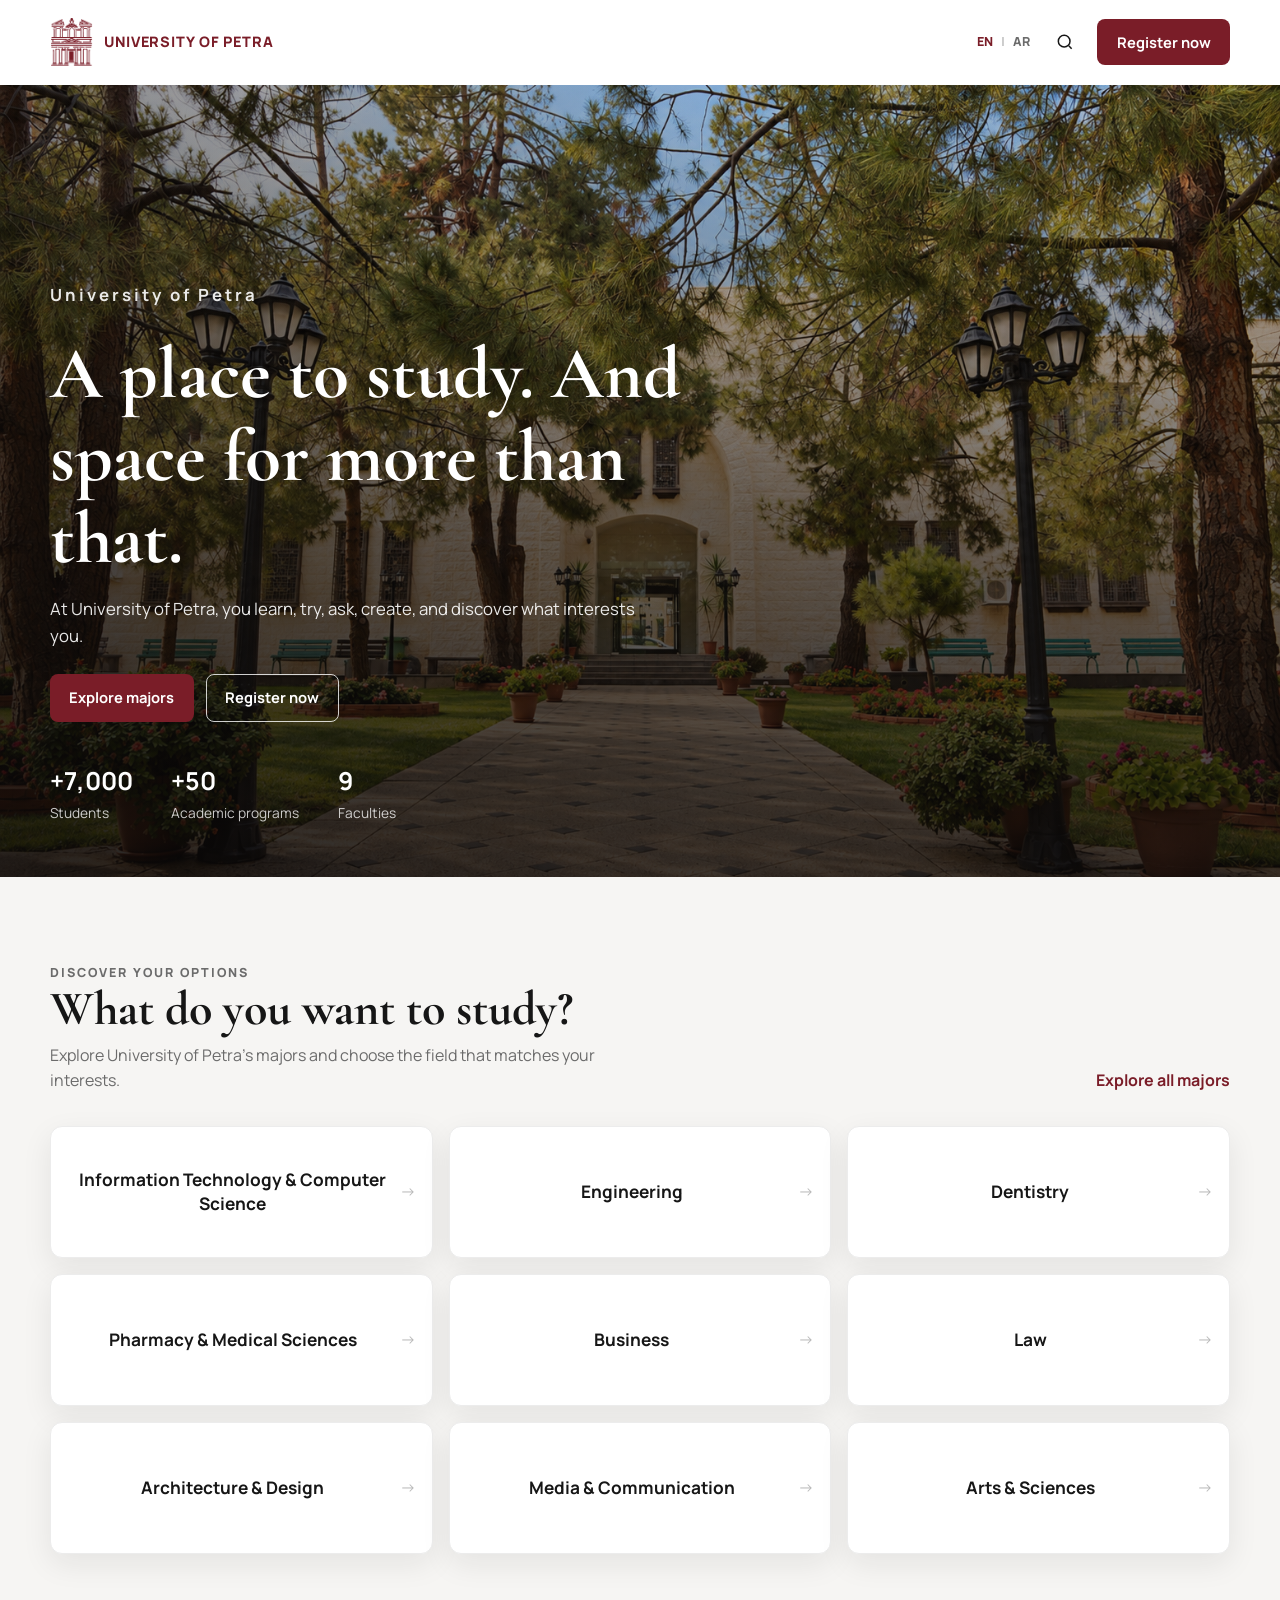
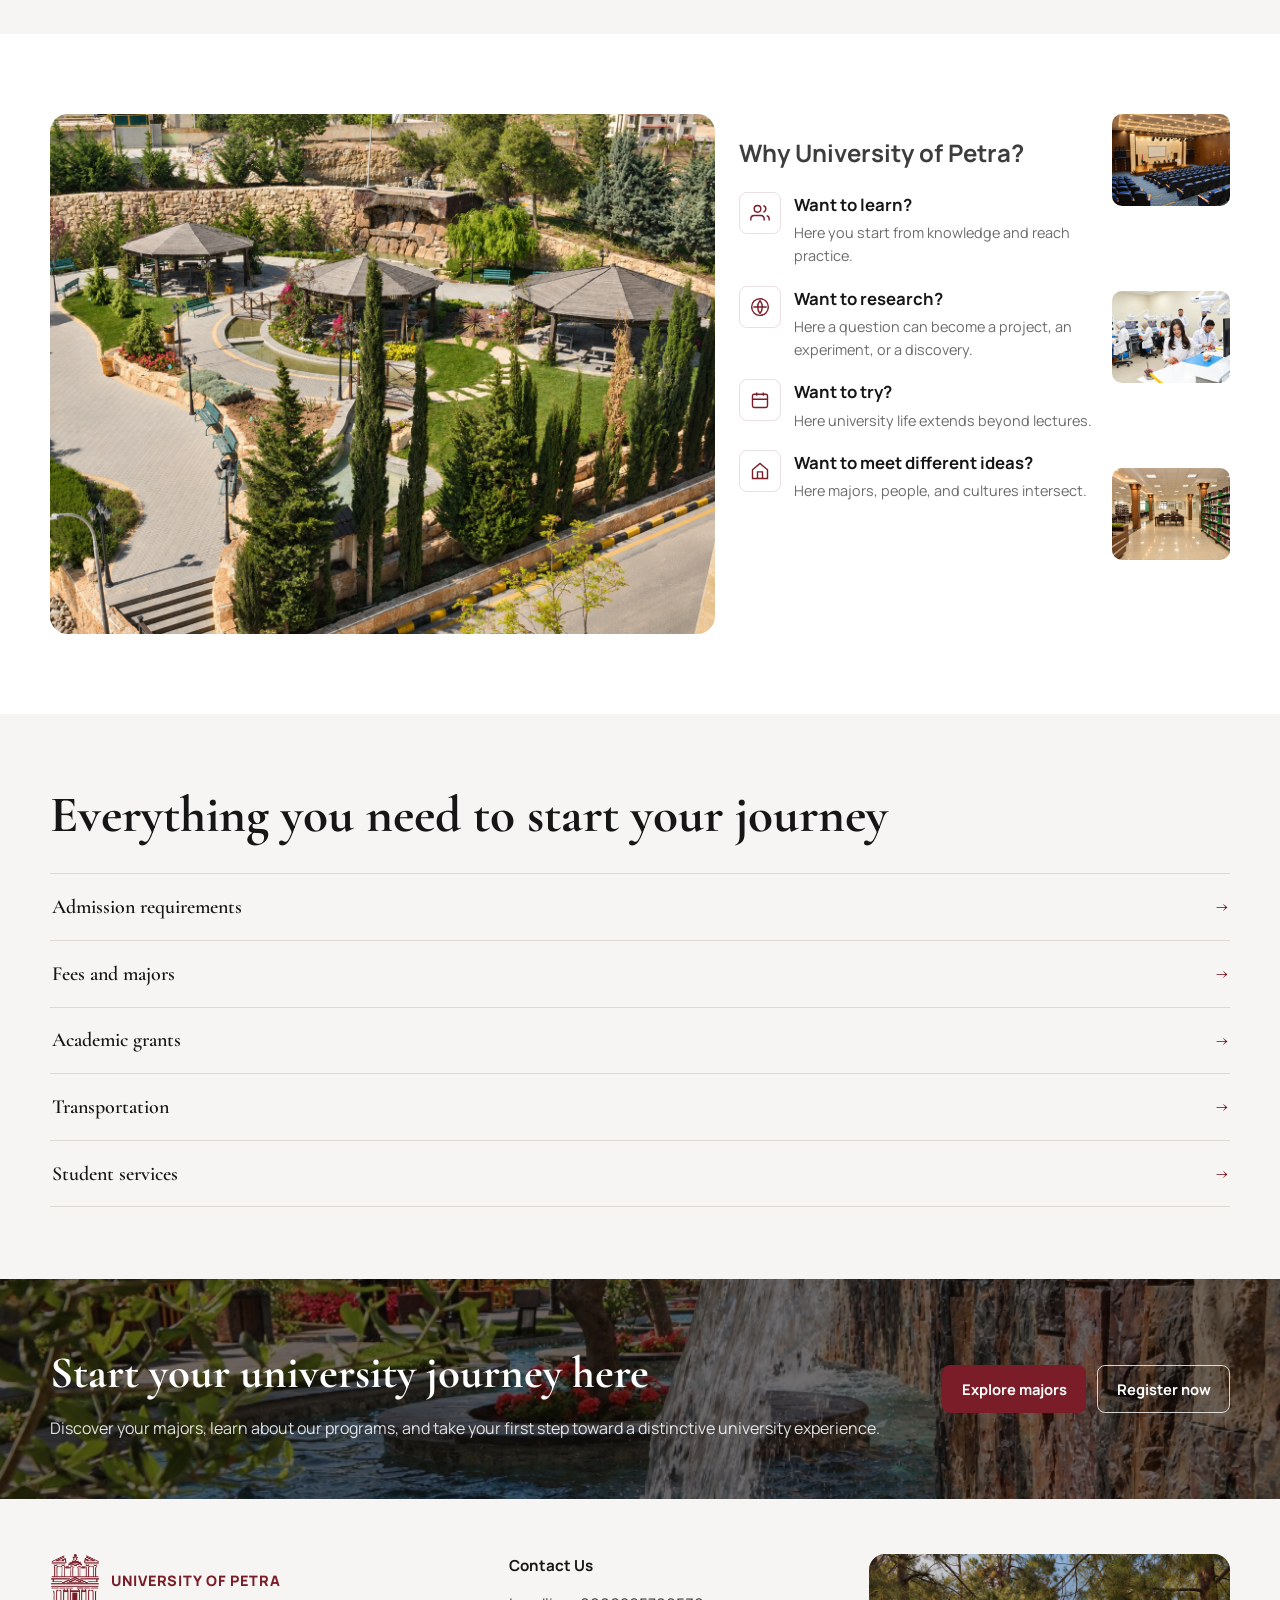
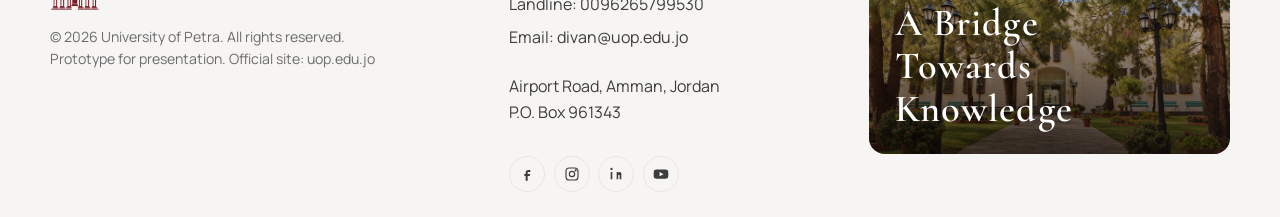
<file: index.html>
<!DOCTYPE html>
<html lang="en">
  <head>
    <meta charset="utf-8" />
    <meta name="viewport" content="width=device-width, initial-scale=1" />
    <title>University of Petra | Majors and Admissions</title>
    <meta
      name="description"
      content="University of Petra in Amman, Jordan is home to 7,000 undergraduate and master's students across nine faculties. Explore programs, admissions, and campus life."
    />
    <link rel="canonical" href="https://www.uop.edu.jo/En/Pages/default.aspx" />
    <link rel="alternate" hreflang="en" href="index.html" />
    <link rel="alternate" hreflang="ar" href="ar/index.html" />
    <link rel="alternate" hreflang="x-default" href="index.html" />
    <meta name="robots" content="index,follow" />
    <meta property="og:type" content="website" />
    <meta property="og:title" content="University of Petra | Your Future Starts Here" />
    <meta
      property="og:description"
      content="A private university in Amman, Jordan with nine faculties, 7,000 students, and a multicultural campus community."
    />
    <meta property="og:url" content="https://www.uop.edu.jo/En/Pages/default.aspx" />
    <meta property="og:image" content="assets/images/main-image.png" />
    <meta property="og:locale" content="en_JO" />
    <meta name="twitter:card" content="summary_large_image" />
    <meta name="twitter:title" content="University of Petra" />
    <meta
      name="twitter:description"
      content="Discover undergraduate and master's programs at University of Petra in Amman, Jordan."
    />
    <link rel="icon" href="assets/images/favicon.png" type="image/png" />
    <link rel="preconnect" href="https://fonts.googleapis.com" />
    <link rel="preconnect" href="https://fonts.gstatic.com" crossorigin />
    <link
      href="https://fonts.googleapis.com/css2?family=Cormorant+Garamond:wght@600;700&family=Great+Vibes&family=Manrope:wght@400;600;700;800&display=swap"
      rel="stylesheet"
    />
    <link rel="stylesheet" href="css/style.css" />
    <script type="application/ld+json">
      {
        "@context": "https://schema.org",
        "@type": "CollegeOrUniversity",
        "name": "University of Petra",
        "alternateName": ["جامعة البترا", "UOP", "Petra University"],
        "url": "https://www.uop.edu.jo/En/Pages/default.aspx",
        "logo": "https://www.uop.edu.jo/assets/images/petra_logoEn.png",
        "email": "info@uop.edu.jo",
        "telephone": "+962-6-5799555",
        "address": {
          "@type": "PostalAddress",
          "streetAddress": "Airport Road",
          "addressLocality": "Amman",
          "addressCountry": "JO",
          "postOfficeBoxNumber": "961343"
        },
        "sameAs": [
          "https://www.facebook.com/uopface",
          "https://www.instagram.com/petra.university/",
          "https://www.linkedin.com/school/universityofpetra/",
          "https://www.youtube.com/channel/UCcmWMT3PYpx-qpSswsHRiRg",
          "https://twitter.com/petrauniversity"
        ]
      }
    </script>
  </head>
  <body>
    <a class="skip-link" href="#main">Skip to content</a>
    <header class="site-header">
      <div class="header-inner">
        <a class="brand" href="index.html" aria-label="University of Petra">
          <img class="brand__mark" src="assets/images/uop-mark.png" width="43" height="48" alt="" />
          <span class="brand__name">University of Petra</span>
        </a>
        <nav class="primary-nav" id="primary-nav" aria-label="Primary">
          <ul>
            <li class="nav-apply"><a class="btn btn--primary" href="https://edugate.uop.edu.jo/faces/ui/pages/guest/admissionOnline/index.xhtml" rel="noopener noreferrer">Register now</a></li>
          </ul>
        </nav>
        <div class="header-actions">
          <nav class="lang-switch" aria-label="Language">
            <a href="index.html" hreflang="en" aria-current="true">EN</a>
            <span aria-hidden="true">|</span>
            <a href="ar/index.html" hreflang="ar" lang="ar">AR</a>
          </nav>
          <button class="icon-btn" type="button" data-open-search aria-haspopup="dialog" aria-controls="search-dialog">
            <span class="visually-hidden">Search</span>
            <svg viewBox="0 0 24 24" fill="none" stroke="currentColor" stroke-width="1.8" aria-hidden="true"><circle cx="11" cy="11" r="7"/><path d="m20 20-3.5-3.5"/></svg>
          </button>
          <a class="btn btn--primary" href="https://edugate.uop.edu.jo/faces/ui/pages/guest/admissionOnline/index.xhtml" rel="noopener noreferrer">Register now</a>
          <button class="nav-toggle" type="button" aria-expanded="false" aria-controls="primary-nav" aria-label="Open menu">
            <span></span>
          </button>
        </div>
      </div>
    </header>

    <main id="main">
      <section class="hero">
        <div class="hero__media">
          <img
            src="assets/images/main-image.png"
            width="1600"
            height="900"
            alt="Students gathering on the stone amphitheater steps of the University of Petra campus in Amman"
            fetchpriority="high"
          />
        </div>
        <div class="container hero__content">
          <p class="hero__kicker">University of Petra</p>
          <h1>A place to study. And space for more than that.</h1>
          <p>
            At University of Petra, you learn, try, ask, create, and discover what interests you.
          </p>
          <div class="hero__actions">
            <a class="btn btn--primary" href="https://www.uop.edu.jo/En/AdmissionsAndRegistration/Pages/AllCourses.aspx" rel="noopener noreferrer">Explore majors</a>
            <a class="btn btn--ghost" href="https://edugate.uop.edu.jo/faces/ui/pages/guest/admissionOnline/index.xhtml" rel="noopener noreferrer">Register now</a>
          </div>
          <div class="hero__stats">
            <div><strong>+7,000</strong><span>Students</span></div>
            <div><strong>+50</strong><span>Academic programs</span></div>
            <div><strong>9</strong><span>Faculties</span></div>
          </div>
        </div>
      </section>

      <section class="section section--wash" id="programs">
        <div class="container">
          <div class="section-head">
            <div>
              <p class="eyebrow">Discover your options</p>
              <h2>What do you want to study?</h2>
              <p>Explore University of Petra’s majors and choose the field that matches your interests.</p>
            </div>
            <a class="text-link" href="https://www.uop.edu.jo/en/pages/default.aspx" rel="noopener noreferrer">Explore all majors</a>
          </div>
          <div class="interest-grid" data-faculty-grid>
            <noscript>
              <p><a href="https://www.uop.edu.jo/en/pages/default.aspx" rel="noopener noreferrer">View all faculties and programs</a></p>
            </noscript>
          </div>
        </div>
      </section>

      <section class="section" id="campus">
        <div class="container campus">
          <article class="campus-feature">
            <img src="assets/images/why-uop-main.png" width="900" height="700" alt="Stone pavilion and courtyard seating on the University of Petra campus" loading="lazy" />
          </article>
          <div class="campus-aside">
            <div>
              <h2>Why University of Petra?</h2>
              <ul class="life-list">
              <li>
                <a href="https://www.uop.edu.jo/En/AdmissionsAndRegistration/Pages/AllCourses.aspx" rel="noopener noreferrer">
                  <span class="life-icon"><svg viewBox="0 0 24 24" fill="none" stroke="currentColor" stroke-width="1.7"><path d="M17 21v-2a4 4 0 0 0-4-4H5a4 4 0 0 0-4 4v2"/><circle cx="9" cy="7" r="4"/><path d="M23 21v-2a4 4 0 0 0-3-3.87M16 3.13a4 4 0 0 1 0 7.75"/></svg></span>
                  <span>
                    <h3>Want to learn?</h3>
                    <p>Here you start from knowledge and reach practice.</p>
                  </span>
                </a>
              </li>
              <li>
                <a href="https://www.uop.edu.jo/En/UOPResearch/Pages/default.aspx" rel="noopener noreferrer">
                  <span class="life-icon"><svg viewBox="0 0 24 24" fill="none" stroke="currentColor" stroke-width="1.7"><circle cx="12" cy="12" r="10"/><path d="M4 12h16M12 4a14 14 0 0 1 0 16M12 4a14 14 0 0 0 0 16"/></svg></span>
                  <span>
                    <h3>Want to research?</h3>
                    <p>Here a question can become a project, an experiment, or a discovery.</p>
                  </span>
                </a>
              </li>
              <li>
                <a href="https://www.uop.edu.jo/En/StudentsAffairs/Pages/ArtisticCulturalSocialActivityDepartment.aspx" rel="noopener noreferrer">
                  <span class="life-icon"><svg viewBox="0 0 24 24" fill="none" stroke="currentColor" stroke-width="1.7"><rect x="3" y="5" width="18" height="16" rx="2"/><path d="M16 3v4M8 3v4M3 11h18"/></svg></span>
                  <span>
                    <h3>Want to try?</h3>
                    <p>Here university life extends beyond lectures.</p>
                  </span>
                </a>
              </li>
              <li>
                <a href="https://www.uop.edu.jo/En/StudentsAffairs/Pages/StudentClubs.aspx" rel="noopener noreferrer">
                  <span class="life-icon"><svg viewBox="0 0 24 24" fill="none" stroke="currentColor" stroke-width="1.7"><path d="M3 10.5 12 3l9 7.5V21H3z"/><path d="M9 21v-8h6v8"/></svg></span>
                  <span>
                    <h3>Want to meet different ideas?</h3>
                    <p>Here majors, people, and cultures intersect.</p>
                  </span>
                </a>
              </li>
            </ul>
            </div>
            <div class="life-thumbs">
              <img src="assets/images/why-uop-1.png" width="236" height="184" alt="Campus pavilion used by students between classes" loading="lazy" />
              <img src="assets/images/why-uop-2.png" width="236" height="184" alt="University of Petra buses and landscaped campus near the clock tower" loading="lazy" />
              <img src="assets/images/why-uop-3.png" width="236" height="184" alt="Landscaped courtyard and amphitheater used for campus gatherings" loading="lazy" />
            </div>
          </div>
        </div>
      </section>

      <section class="specific" id="specific" aria-labelledby="specific-heading">
        <div class="container">
          <h2 id="specific-heading">Everything you need to start your journey</h2>
          <ul class="specific-list">
            <li>
              <a href="https://uop.edu.jo/En/AdmissionsAndRegistration/Pages/AdmissionRequirements.aspx" rel="noopener noreferrer">
                <span>Admission requirements</span>
                <span class="specific-list__arrow" aria-hidden="true">→</span>
              </a>
            </li>
            <li>
              <a href="https://uop.edu.jo/En/AdmissionsAndRegistration/Pages/UniversityMajor.aspx" rel="noopener noreferrer">
                <span>Fees and majors</span>
                <span class="specific-list__arrow" aria-hidden="true">→</span>
              </a>
            </li>
            <li>
              <a href="https://uop.edu.jo/En/AdmissionsAndRegistration/Pages/AcademicGrants.aspx" rel="noopener noreferrer">
                <span>Academic grants</span>
                <span class="specific-list__arrow" aria-hidden="true">→</span>
              </a>
            </li>
            <li>
              <a href="https://www.uop.edu.jo/en/generalservicesdepartment/pages/transportation.aspx" rel="noopener noreferrer">
                <span>Transportation</span>
                <span class="specific-list__arrow" aria-hidden="true">→</span>
              </a>
            </li>
            <li>
              <a href="https://www.uop.edu.jo/En/StudentsAffairs/Pages/default.aspx" rel="noopener noreferrer">
                <span>Student services</span>
                <span class="specific-list__arrow" aria-hidden="true">→</span>
              </a>
            </li>
          </ul>
        </div>
      </section>

      <section class="cta">
        <img src="assets/images/cta-image.jpg" width="1600" height="500" alt="Garden walkway and water feature on the University of Petra campus" loading="lazy" />
        <div class="cta-inner">
          <div>
            <h2>Start your university journey here</h2>
            <p>Discover your majors, learn about our programs, and take your first step toward a distinctive university experience.</p>
          </div>
          <div class="cta__actions">
            <a class="btn btn--on-dark" href="https://www.uop.edu.jo/En/AdmissionsAndRegistration/Pages/AllCourses.aspx" rel="noopener noreferrer">Explore majors</a>
            <a class="btn btn--ghost" href="https://edugate.uop.edu.jo/faces/ui/pages/guest/admissionOnline/index.xhtml" rel="noopener noreferrer">Register now</a>
          </div>
        </div>
      </section>
    </main>

    <footer class="site-footer">
      <div class="container footer-grid">
        <div>
          <a class="brand" href="index.html" aria-label="University of Petra">
            <img class="brand__mark" src="assets/images/uop-mark.png" width="43" height="48" alt="" />
            <span class="brand__name">University of Petra</span>
          </a>
          <p class="footer-copy">© <span data-year>2026</span> University of Petra. All rights reserved.<br />Prototype for presentation. Official site: uop.edu.jo</p>
        </div>
        <div>
          <h2>Contact Us</h2>
          <div class="contact-list">
            <a href="tel:+96265799530">Landline: 0096265799530</a>
            <a href="mailto:divan@uop.edu.jo">Email: divan@uop.edu.jo</a>
            <p>Airport Road, Amman, Jordan<br />P.O. Box 961343</p>
          </div>
          <div class="social">
            <a href="https://www.facebook.com/uopface" rel="noopener noreferrer" aria-label="Facebook"><svg viewBox="0 0 24 24" fill="currentColor"><path d="M14 9h3V6h-3c-2.2 0-4 1.8-4 4v2H8v3h2v7h3v-7h3l1-3h-4v-2c0-.6.4-1 1-1z"/></svg></a>
            <a href="https://www.instagram.com/petra.university/" rel="noopener noreferrer" aria-label="Instagram"><svg viewBox="0 0 24 24" fill="none" stroke="currentColor" stroke-width="1.7"><rect x="3" y="3" width="18" height="18" rx="5"/><circle cx="12" cy="12" r="4"/><circle cx="17.5" cy="6.5" r="0.8" fill="currentColor"/></svg></a>
            <a href="https://www.linkedin.com/school/universityofpetra/" rel="noopener noreferrer" aria-label="LinkedIn"><svg viewBox="0 0 24 24" fill="currentColor"><path d="M6.5 9H4v11h2.5zm-1.25-6.2A1.75 1.75 0 1 0 6.99 4.6 1.75 1.75 0 0 0 5.25 2.8zM20 20h-2.5v-5.6c0-1.9-2.2-1.8-2.2 0V20H13V9h2.4v1.5c1.1-2 4.6-2.2 4.6 1.9z"/></svg></a>
            <a href="https://www.youtube.com/channel/UCcmWMT3PYpx-qpSswsHRiRg" rel="noopener noreferrer" aria-label="YouTube"><svg viewBox="0 0 24 24" fill="currentColor"><path d="M23 12.2s0-3.2-.4-4.6c-.2-.9-.9-1.6-1.8-1.8C19.2 5.4 12 5.4 12 5.4s-7.2 0-8.8.4c-.9.2-1.6.9-1.8 1.8C1 9 1 12.2 1 12.2s0 3.2.4 4.6c.2.9.9 1.6 1.8 1.8 1.6.4 8.8.4 8.8.4s7.2 0 8.8-.4c.9-.2 1.6-.9 1.8-1.8.4-1.4.4-4.6.4-4.6zM9.8 15.5v-6.6l6.2 3.3z"/></svg></a>
          </div>
        </div>
        <div class="footer-motto">
          <img src="assets/images/main-image.png" alt="" loading="lazy" />
          <p>A Bridge Towards Knowledge</p>
        </div>
      </div>
    </footer>

    <dialog id="search-dialog" aria-labelledby="search-title">
      <div class="dialog-body">
        <div class="dialog-head">
          <h2 id="search-title">Search</h2>
          <button class="icon-btn" type="button" data-close-dialog aria-label="Close search">×</button>
        </div>
        <label class="visually-hidden" for="site-search">Search the site</label>
        <input id="site-search" type="search" placeholder="Search faculties, admissions, campus..." />
        <div id="search-results"></div>
      </div>
    </dialog>

    <dialog id="video-dialog" aria-labelledby="video-title">
      <div class="dialog-body">
        <div class="dialog-head">
          <h2 id="video-title">University of Petra on YouTube</h2>
          <button class="icon-btn" type="button" data-close-dialog aria-label="Close">×</button>
        </div>
        <div class="video-frame">
          <p>
            Watch official university videos on the
            <a href="https://www.youtube.com/channel/UCcmWMT3PYpx-qpSswsHRiRg" rel="noopener noreferrer">University of Petra YouTube channel</a>.
          </p>
        </div>
      </div>
    </dialog>

    <script src="js/data.js" defer></script>
    <script src="js/main.js" defer></script>
  </body>
</html>
</file>
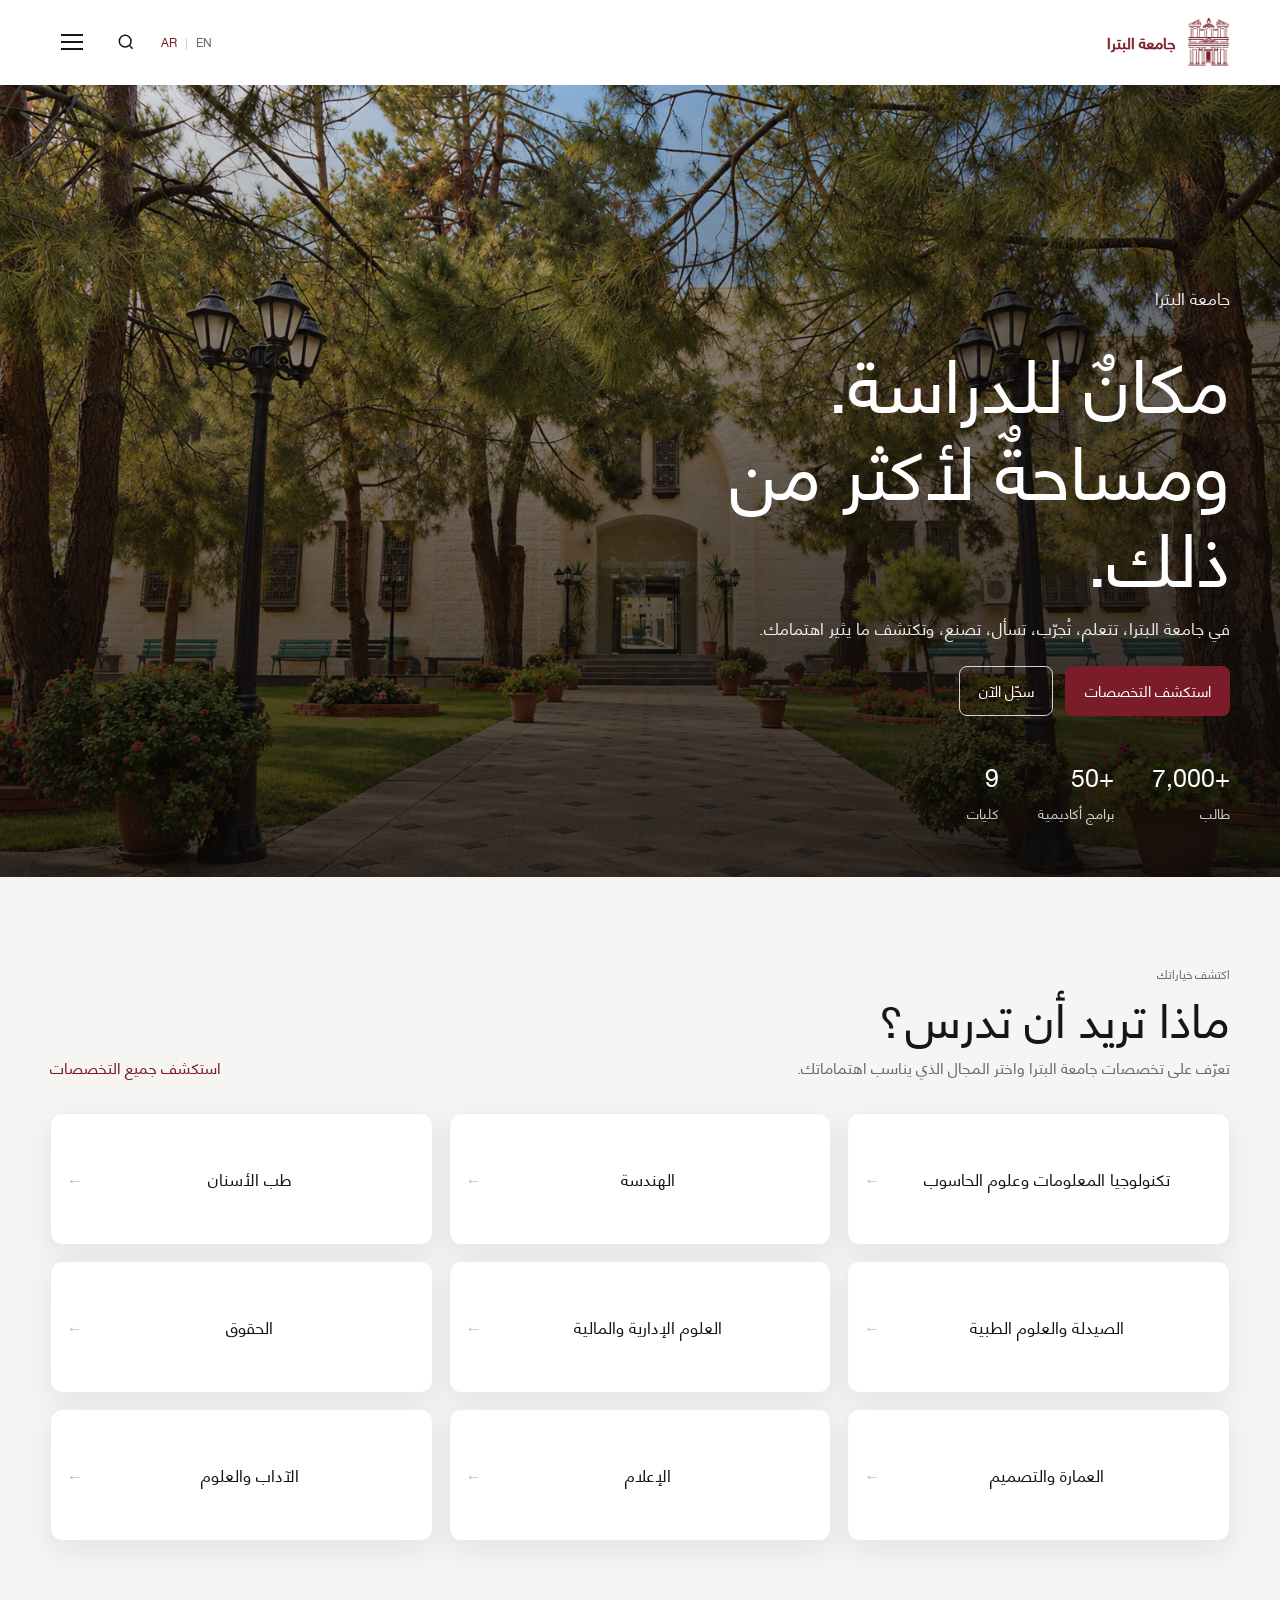
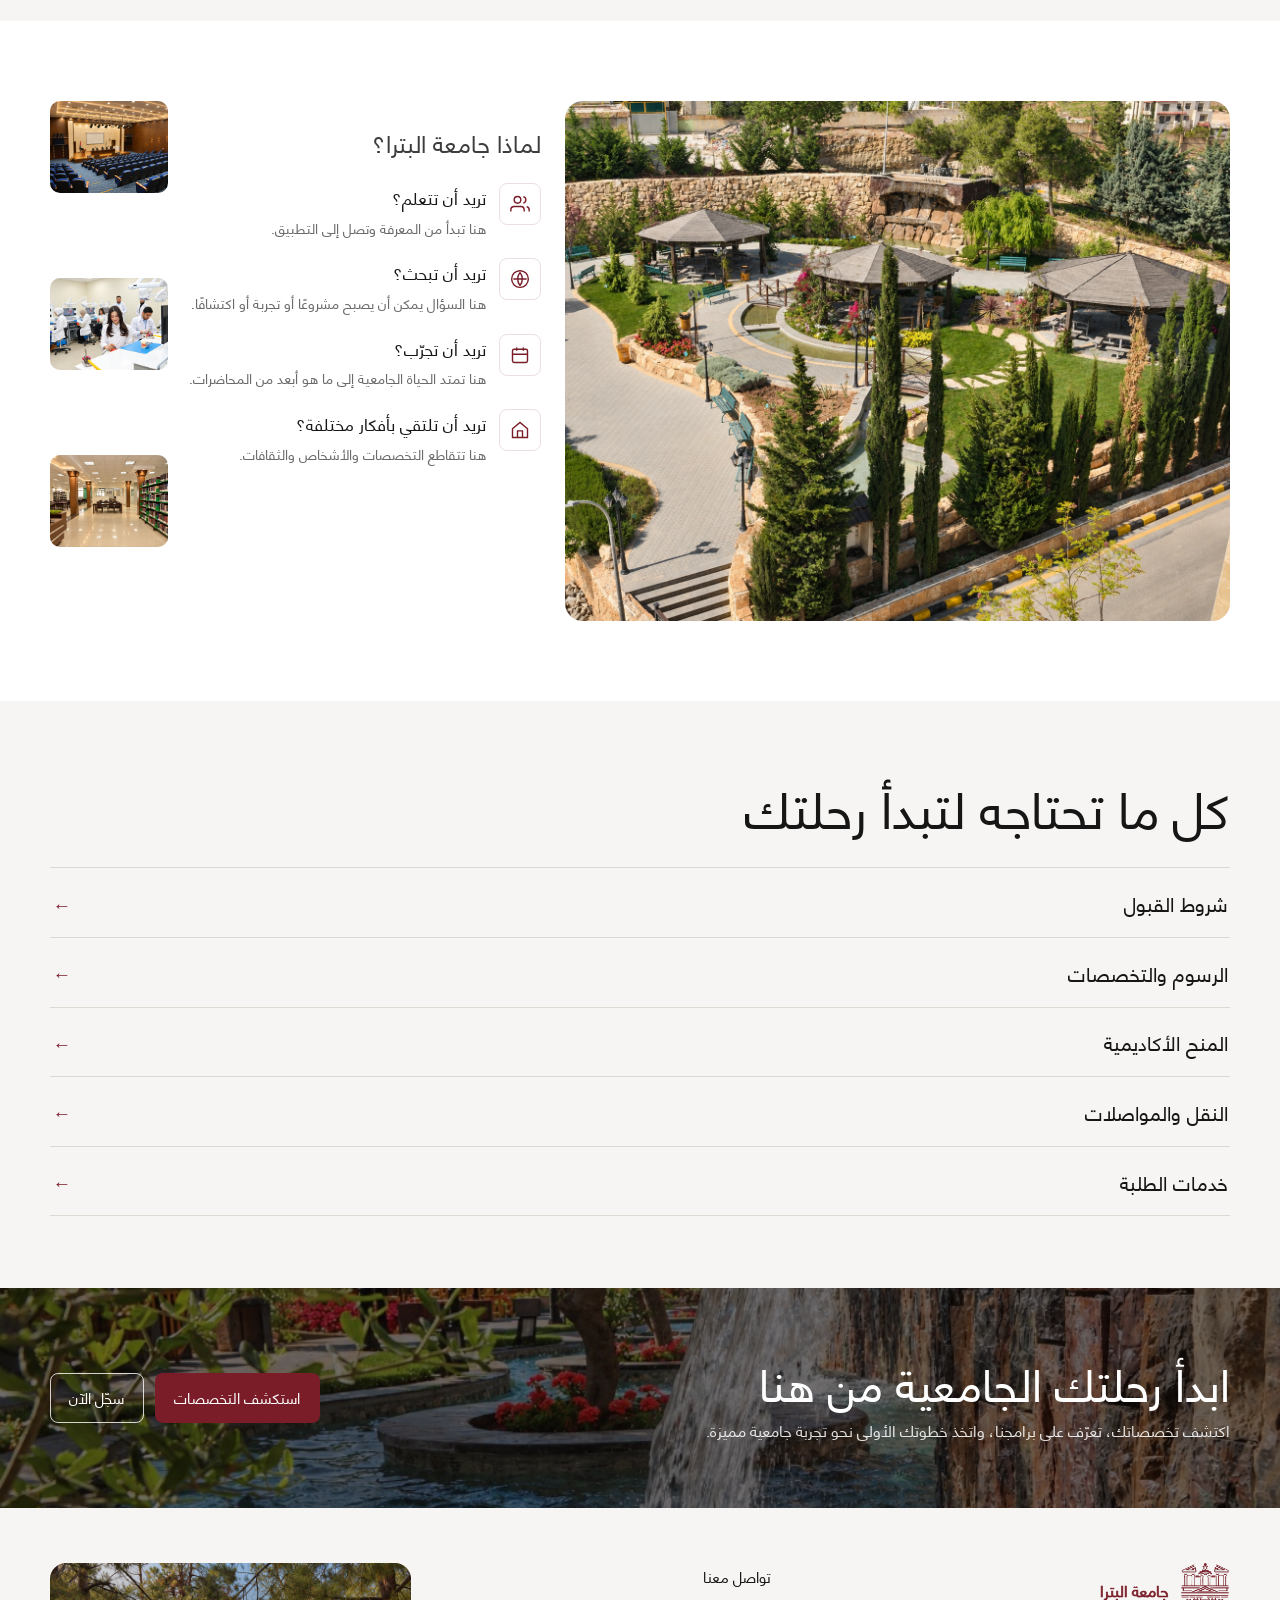
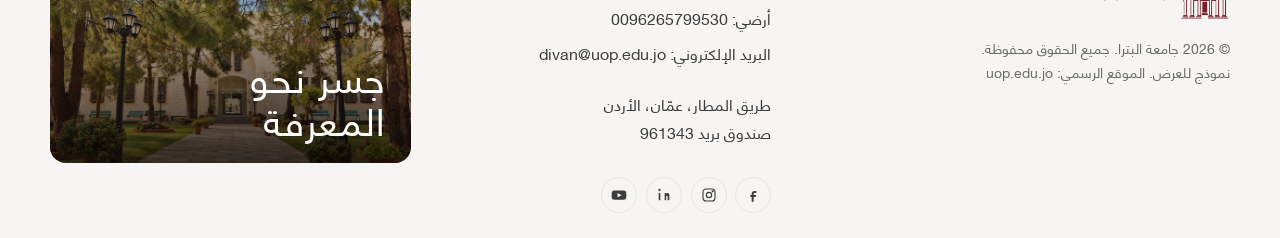
<file: ar/index.html>
<!DOCTYPE html>
<html lang="ar" dir="rtl">
  <head>
    <meta charset="utf-8" />
    <meta name="viewport" content="width=device-width, initial-scale=1" />
    <title>جامعة البترا | التخصصات والقبول</title>
    <meta
      name="description"
      content="جامعة البترا في عمّان الغربية تضم نحو 7000 طالب وطالبة في برامج البكالوريوس والماجستير عبر تسع كليات. تعرّف إلى البرامج الأكاديمية والقبول والتسجيل والحياة الجامعية."
    />
    <link rel="canonical" href="https://www.uop.edu.jo/Ar/Pages/default.aspx" />
    <link rel="alternate" hreflang="ar" href="index.html" />
    <link rel="alternate" hreflang="en" href="../index.html" />
    <link rel="alternate" hreflang="x-default" href="../index.html" />
    <meta name="robots" content="index,follow" />
    <meta property="og:type" content="website" />
    <meta property="og:title" content="جامعة البترا | مستقبلك يبدأ من هنا" />
    <meta
      property="og:description"
      content="جامعة خاصة في عمّان، الأردن، تضم تسع كليات ونحو 7000 طالب وطالبة في بيئة جامعية متعددة الثقافات."
    />
    <meta property="og:url" content="https://www.uop.edu.jo/Ar/Pages/default.aspx" />
    <meta property="og:image" content="../assets/images/main-image.png" />
    <meta property="og:locale" content="ar_JO" />
    <meta property="og:locale:alternate" content="en_JO" />
    <meta name="twitter:card" content="summary_large_image" />
    <meta name="twitter:title" content="جامعة البترا" />
    <meta
      name="twitter:description"
      content="اكتشف برامج البكالوريوس والماجستير في جامعة البترا في عمّان، الأردن."
    />
    <link rel="icon" href="../assets/images/favicon.png" type="image/png" />
    <link rel="stylesheet" href="../css/style.css" />
    <script type="application/ld+json">
      {
        "@context": "https://schema.org",
        "@type": "CollegeOrUniversity",
        "name": "جامعة البترا",
        "alternateName": ["University of Petra", "UOP", "Petra University"],
        "url": "https://www.uop.edu.jo/Ar/Pages/default.aspx",
        "logo": "https://www.uop.edu.jo/assets/images/petra_logoEn.png",
        "email": "info@uop.edu.jo",
        "telephone": "+962-6-5799555",
        "address": {
          "@type": "PostalAddress",
          "streetAddress": "طريق المطار",
          "addressLocality": "عمّان",
          "addressCountry": "JO",
          "postOfficeBoxNumber": "961343"
        },
        "sameAs": [
          "https://www.facebook.com/uopface",
          "https://www.instagram.com/petra.university/",
          "https://www.linkedin.com/school/universityofpetra/",
          "https://www.youtube.com/channel/UCcmWMT3PYpx-qpSswsHRiRg",
          "https://twitter.com/petrauniversity"
        ]
      }
    </script>
  </head>
  <body>
    <a class="skip-link" href="#main">تخطَّ إلى المحتوى</a>
    <header class="site-header">
      <div class="header-inner">
        <a class="brand" href="index.html" aria-label="جامعة البترا">
          <img class="brand__mark" src="../assets/images/uop-mark-ar.png" width="43" height="48" alt="" />
          <span class="brand__name">جامعة البترا</span>
        </a>
        <nav class="primary-nav" id="primary-nav" aria-label="القائمة الرئيسية">
          <ul>
            <li class="nav-apply"><a class="btn btn--primary" href="https://edugate.uop.edu.jo/faces/ui/pages/guest/admissionOnline/index.xhtml" rel="noopener noreferrer">سجّل الآن</a></li>
          </ul>
        </nav>
        <div class="header-actions">
          <nav class="lang-switch" aria-label="اللغة">
            <a href="../index.html" hreflang="en" lang="en">EN</a>
            <span aria-hidden="true">|</span>
            <a href="index.html" hreflang="ar" aria-current="true">AR</a>
          </nav>
          <button class="icon-btn" type="button" data-open-search aria-haspopup="dialog" aria-controls="search-dialog">
            <span class="visually-hidden">بحث</span>
            <svg viewBox="0 0 24 24" fill="none" stroke="currentColor" stroke-width="1.8" aria-hidden="true"><circle cx="11" cy="11" r="7"/><path d="m20 20-3.5-3.5"/></svg>
          </button>
          <a class="btn btn--primary" href="https://edugate.uop.edu.jo/faces/ui/pages/guest/admissionOnline/index.xhtml" rel="noopener noreferrer">سجّل الآن</a>
          <button class="nav-toggle" type="button" aria-expanded="false" aria-controls="primary-nav" aria-label="فتح القائمة">
            <span></span>
          </button>
        </div>
      </div>
    </header>

    <main id="main">
      <section class="hero">
        <div class="hero__media">
          <img
            src="../assets/images/main-image.png"
            width="1600"
            height="900"
            alt="طلبة يجتمعون على مدرّج حجري في حرم جامعة البترا في عمّان"
            fetchpriority="high"
          />
        </div>
        <div class="container hero__content">
          <p class="hero__kicker">جامعة البترا</p>
          <h1>مكانٌ للدراسة. ومساحةٌ لأكثر من ذلك.</h1>
          <p>
            في جامعة البترا، تتعلم، تُجرّب، تسأل، تصنع، وتكتشف ما يثير اهتمامك.
          </p>
          <div class="hero__actions">
            <a class="btn btn--primary" href="https://www.uop.edu.jo/Ar/AdmissionsAndRegistration/Pages/AllCourses.aspx" rel="noopener noreferrer">استكشف التخصصات</a>
            <a class="btn btn--ghost" href="https://edugate.uop.edu.jo/faces/ui/pages/guest/admissionOnline/index.xhtml" rel="noopener noreferrer">سجّل الآن</a>
          </div>
          <div class="hero__stats">
            <div><strong>+7,000</strong><span>طالب</span></div>
            <div><strong>+50</strong><span>برامج أكاديمية</span></div>
            <div><strong>9</strong><span>كليات</span></div>
          </div>
        </div>
      </section>

      <section class="section section--wash" id="programs">
        <div class="container">
          <div class="section-head">
            <div>
              <p class="eyebrow">اكتشف خياراتك</p>
              <h2>ماذا تريد أن تدرس؟</h2>
              <p>تعرّف على تخصصات جامعة البترا واختر المجال الذي يناسب اهتماماتك.</p>
            </div>
            <a class="text-link" href="https://www.uop.edu.jo/ar/pages/default.aspx" rel="noopener noreferrer">استكشف جميع التخصصات</a>
          </div>
          <div class="interest-grid" data-faculty-grid>
            <noscript>
              <p><a href="https://www.uop.edu.jo/ar/pages/default.aspx" rel="noopener noreferrer">عرض جميع الكليات والبرامج</a></p>
            </noscript>
          </div>
        </div>
      </section>

      <section class="section" id="campus">
        <div class="container campus">
          <article class="campus-feature">
            <img src="../assets/images/why-uop-main.png" width="900" height="700" alt="جناح حجري ومقاعد في ساحة حرم جامعة البترا" loading="lazy" />
          </article>
          <div class="campus-aside">
            <div>
              <h2>لماذا جامعة البترا؟</h2>
              <ul class="life-list">
              <li>
                <a href="https://www.uop.edu.jo/Ar/AdmissionsAndRegistration/Pages/AllCourses.aspx" rel="noopener noreferrer">
                  <span class="life-icon"><svg viewBox="0 0 24 24" fill="none" stroke="currentColor" stroke-width="1.7"><path d="M17 21v-2a4 4 0 0 0-4-4H5a4 4 0 0 0-4 4v2"/><circle cx="9" cy="7" r="4"/><path d="M23 21v-2a4 4 0 0 0-3-3.87M16 3.13a4 4 0 0 1 0 7.75"/></svg></span>
                  <span>
                    <h3>تريد أن تتعلم؟</h3>
                    <p>هنا تبدأ من المعرفة وتصل إلى التطبيق.</p>
                  </span>
                </a>
              </li>
              <li>
                <a href="https://www.uop.edu.jo/Ar/UOPResearch/Pages/default.aspx" rel="noopener noreferrer">
                  <span class="life-icon"><svg viewBox="0 0 24 24" fill="none" stroke="currentColor" stroke-width="1.7"><circle cx="12" cy="12" r="10"/><path d="M4 12h16M12 4a14 14 0 0 1 0 16M12 4a14 14 0 0 0 0 16"/></svg></span>
                  <span>
                    <h3>تريد أن تبحث؟</h3>
                    <p>هنا السؤال يمكن أن يصبح مشروعًا أو تجربة أو اكتشافًا.</p>
                  </span>
                </a>
              </li>
              <li>
                <a href="https://www.uop.edu.jo/Ar/StudentsAffairs/Pages/ArtisticCulturalSocialActivityDepartment.aspx" rel="noopener noreferrer">
                  <span class="life-icon"><svg viewBox="0 0 24 24" fill="none" stroke="currentColor" stroke-width="1.7"><rect x="3" y="5" width="18" height="16" rx="2"/><path d="M16 3v4M8 3v4M3 11h18"/></svg></span>
                  <span>
                    <h3>تريد أن تجرّب؟</h3>
                    <p>هنا تمتد الحياة الجامعية إلى ما هو أبعد من المحاضرات.</p>
                  </span>
                </a>
              </li>
              <li>
                <a href="https://www.uop.edu.jo/Ar/StudentsAffairs/Pages/StudentClubs.aspx" rel="noopener noreferrer">
                  <span class="life-icon"><svg viewBox="0 0 24 24" fill="none" stroke="currentColor" stroke-width="1.7"><path d="M3 10.5 12 3l9 7.5V21H3z"/><path d="M9 21v-8h6v8"/></svg></span>
                  <span>
                    <h3>تريد أن تلتقي بأفكار مختلفة؟</h3>
                    <p>هنا تتقاطع التخصصات والأشخاص والثقافات.</p>
                  </span>
                </a>
              </li>
            </ul>
            </div>
            <div class="life-thumbs">
              <img src="../assets/images/why-uop-1.png" width="236" height="184" alt="جناح في الحرم يستخدمه الطلبة بين المحاضرات" loading="lazy" />
              <img src="../assets/images/why-uop-2.png" width="236" height="184" alt="حافلات جامعة البترا ومساحات خضراء قرب برج الساعة" loading="lazy" />
              <img src="../assets/images/why-uop-3.png" width="236" height="184" alt="ساحة ومدرج في حرم جامعة البترا للتجمعات الطلابية" loading="lazy" />
            </div>
          </div>
        </div>
      </section>

      <section class="specific" id="specific" aria-labelledby="specific-heading">
        <div class="container">
          <h2 id="specific-heading">كل ما تحتاجه لتبدأ رحلتك</h2>
          <ul class="specific-list">
            <li>
              <a href="https://uop.edu.jo/Ar/AdmissionsAndRegistration/Pages/AdmissionRequirements.aspx" rel="noopener noreferrer">
                <span>شروط القبول</span>
                <span class="specific-list__arrow" aria-hidden="true">←</span>
              </a>
            </li>
            <li>
              <a href="https://uop.edu.jo/En/AdmissionsAndRegistration/Pages/UniversityMajor.aspx" rel="noopener noreferrer">
                <span>الرسوم والتخصصات</span>
                <span class="specific-list__arrow" aria-hidden="true">←</span>
              </a>
            </li>
            <li>
              <a href="https://uop.edu.jo/Ar/AdmissionsAndRegistration/Pages/AcademicGrants.aspx" rel="noopener noreferrer">
                <span>المنح الأكاديمية</span>
                <span class="specific-list__arrow" aria-hidden="true">←</span>
              </a>
            </li>
            <li>
              <a href="https://uop.edu.jo/Ar/GeneralServicesDepartment/Pages/Transportation.aspx" rel="noopener noreferrer">
                <span>النقل والمواصلات</span>
                <span class="specific-list__arrow" aria-hidden="true">←</span>
              </a>
            </li>
            <li>
              <a href="https://www.uop.edu.jo/Ar/StudentsAffairs/Pages/default.aspx" rel="noopener noreferrer">
                <span>خدمات الطلبة</span>
                <span class="specific-list__arrow" aria-hidden="true">←</span>
              </a>
            </li>
          </ul>
        </div>
      </section>

      <section class="cta">
        <img src="../assets/images/cta-image.jpg" width="1600" height="500" alt="ممشى حديقة ومسطح مائي في حرم جامعة البترا" loading="lazy" />
        <div class="cta-inner">
          <div>
            <h2>ابدأ رحلتك الجامعية من هنا</h2>
            <p>اكتشف تخصصاتك، تعرّف على برامجنا، واتخذ خطوتك الأولى نحو تجربة جامعية مميزة.</p>
          </div>
          <div class="cta__actions">
            <a class="btn btn--on-dark" href="https://www.uop.edu.jo/Ar/AdmissionsAndRegistration/Pages/AllCourses.aspx" rel="noopener noreferrer">استكشف التخصصات</a>
            <a class="btn btn--ghost" href="https://edugate.uop.edu.jo/faces/ui/pages/guest/admissionOnline/index.xhtml" rel="noopener noreferrer">سجّل الآن</a>
          </div>
        </div>
      </section>
    </main>

    <footer class="site-footer">
      <div class="container footer-grid">
        <div>
          <a class="brand" href="index.html" aria-label="جامعة البترا">
            <img class="brand__mark" src="../assets/images/uop-mark-ar.png" width="43" height="48" alt="" />
            <span class="brand__name">جامعة البترا</span>
          </a>
          <p class="footer-copy">© <span data-year>2026</span> جامعة البترا. جميع الحقوق محفوظة.<br />نموذج للعرض. الموقع الرسمي: uop.edu.jo</p>
        </div>
        <div>
          <h2>تواصل معنا</h2>
          <div class="contact-list">
            <a href="tel:+96265799530">أرضي: 0096265799530</a>
            <a href="mailto:divan@uop.edu.jo">البريد الإلكتروني: divan@uop.edu.jo</a>
            <p>طريق المطار، عمّان، الأردن<br />صندوق بريد 961343</p>
          </div>
          <div class="social">
            <a href="https://www.facebook.com/uopface" rel="noopener noreferrer" aria-label="فيسبوك"><svg viewBox="0 0 24 24" fill="currentColor"><path d="M14 9h3V6h-3c-2.2 0-4 1.8-4 4v2H8v3h2v7h3v-7h3l1-3h-4v-2c0-.6.4-1 1-1z"/></svg></a>
            <a href="https://www.instagram.com/petra.university/" rel="noopener noreferrer" aria-label="إنستغرام"><svg viewBox="0 0 24 24" fill="none" stroke="currentColor" stroke-width="1.7"><rect x="3" y="3" width="18" height="18" rx="5"/><circle cx="12" cy="12" r="4"/><circle cx="17.5" cy="6.5" r="0.8" fill="currentColor"/></svg></a>
            <a href="https://www.linkedin.com/school/universityofpetra/" rel="noopener noreferrer" aria-label="لينكدإن"><svg viewBox="0 0 24 24" fill="currentColor"><path d="M6.5 9H4v11h2.5zm-1.25-6.2A1.75 1.75 0 1 0 6.99 4.6 1.75 1.75 0 0 0 5.25 2.8zM20 20h-2.5v-5.6c0-1.9-2.2-1.8-2.2 0V20H13V9h2.4v1.5c1.1-2 4.6-2.2 4.6 1.9z"/></svg></a>
            <a href="https://www.youtube.com/channel/UCcmWMT3PYpx-qpSswsHRiRg" rel="noopener noreferrer" aria-label="يوتيوب"><svg viewBox="0 0 24 24" fill="currentColor"><path d="M23 12.2s0-3.2-.4-4.6c-.2-.9-.9-1.6-1.8-1.8C19.2 5.4 12 5.4 12 5.4s-7.2 0-8.8.4c-.9.2-1.6.9-1.8 1.8C1 9 1 12.2 1 12.2s0 3.2.4 4.6c.2.9.9 1.6 1.8 1.8 1.6.4 8.8.4 8.8.4s7.2 0 8.8-.4c.9-.2 1.6-.9 1.8-1.8.4-1.4.4-4.6.4-4.6zM9.8 15.5v-6.6l6.2 3.3z"/></svg></a>
          </div>
        </div>
        <div class="footer-motto">
          <img src="../assets/images/main-image.png" alt="" loading="lazy" />
          <p>جسر نحو المعرفة</p>
        </div>
      </div>
    </footer>

    <dialog id="search-dialog" aria-labelledby="search-title">
      <div class="dialog-body">
        <div class="dialog-head">
          <h2 id="search-title">بحث</h2>
          <button class="icon-btn" type="button" data-close-dialog aria-label="إغلاق البحث">×</button>
        </div>
        <label class="visually-hidden" for="site-search">ابحث في الموقع</label>
        <input id="site-search" type="search" placeholder="ابحث في الكليات، والقبول، والحياة الجامعية..." dir="rtl" />
        <div id="search-results"></div>
      </div>
    </dialog>

    <dialog id="video-dialog" aria-labelledby="video-title">
      <div class="dialog-body">
        <div class="dialog-head">
          <h2 id="video-title">جامعة البترا على يوتيوب</h2>
          <button class="icon-btn" type="button" data-close-dialog aria-label="إغلاق">×</button>
        </div>
        <div class="video-frame">
          <p>
            شاهد الفيديوهات الرسمية للجامعة عبر
            <a href="https://www.youtube.com/channel/UCcmWMT3PYpx-qpSswsHRiRg" rel="noopener noreferrer">قناة جامعة البترا على يوتيوب</a>.
          </p>
        </div>
      </div>
    </dialog>

    <script src="../js/data.js" defer></script>
    <script src="../js/main.js" defer></script>
  </body>
</html>
</file>
<file: css/style.css>
:root {
  --maroon: #7a1d28;
  --maroon-dark: #5c141d;
  --maroon-soft: #f6e9eb;
  --ink: #161616;
  --text: #3d3d3d;
  --muted: #6b6b6b;
  --line: #e6e6e6;
  --paper: #ffffff;
  --wash: #f6f5f3;
  --footer: #f6f5f3;
  --radius: 10px;
  --radius-lg: 18px;
  --shadow: 0 10px 30px rgba(22, 22, 22, 0.08);
  --container: 1180px;
  --header-h: 84px;
  --font: "Manrope", "Segoe UI", Tahoma, sans-serif;
  --serif: "Cormorant Garamond", Georgia, "Times New Roman", serif;
  --script: "Great Vibes", "Segoe Script", cursive;
  color-scheme: light;
}

@font-face {
  font-family: "Helvetica Neue LT Arabic";
  src: url("../assets/fonts/HelveticaNeueLTArabic.ttf") format("truetype");
  font-weight: 400;
  font-style: normal;
  font-display: swap;
}

@font-face {
  font-family: "Helvetica Neue LT Arabic";
  src: url("../assets/fonts/HelveticaNeueLTArabic.ttf") format("truetype");
  font-weight: 600;
  font-style: normal;
  font-display: swap;
}

@font-face {
  font-family: "Helvetica Neue LT Arabic";
  src: url("../assets/fonts/HelveticaNeueLTArabic.ttf") format("truetype");
  font-weight: 700;
  font-style: normal;
  font-display: swap;
}

@font-face {
  font-family: "Helvetica Neue LT Arabic";
  src: url("../assets/fonts/HelveticaNeueLTArabic.ttf") format("truetype");
  font-weight: 800;
  font-style: normal;
  font-display: swap;
}

*,
*::before,
*::after {
  box-sizing: border-box;
}

html {
  scroll-behavior: smooth;
}

body {
  margin: 0;
  font-family: var(--font);
  color: var(--text);
  background: var(--paper);
  line-height: 1.6;
  overflow-x: hidden;
}

img {
  max-width: 100%;
  height: auto;
  display: block;
}

a {
  color: inherit;
}

button,
input {
  font: inherit;
}

:focus-visible {
  outline: 2px solid var(--maroon);
  outline-offset: 3px;
}

.skip-link {
  position: absolute;
  inset-inline-start: 1rem;
  top: -100px;
  background: var(--maroon);
  color: #fff;
  padding: 0.7rem 1rem;
  z-index: 1000;
}

.skip-link:focus {
  top: 0.75rem;
}

.visually-hidden {
  position: absolute;
  width: 1px;
  height: 1px;
  padding: 0;
  margin: -1px;
  overflow: hidden;
  clip: rect(0, 0, 0, 0);
  white-space: nowrap;
  border: 0;
}

.container {
  width: min(calc(100% - 2rem), var(--container));
  margin-inline: auto;
}

.site-header {
  position: sticky;
  top: 0;
  z-index: 50;
  background: #fff;
  min-height: var(--header-h);
  display: flex;
  align-items: center;
  border-bottom: 1px solid transparent;
}

.site-header.is-scrolled {
  border-bottom-color: var(--line);
  box-shadow: 0 8px 24px rgba(0, 0, 0, 0.04);
}

.header-inner {
  display: flex;
  align-items: center;
  justify-content: space-between;
  flex-wrap: nowrap;
  gap: 1rem;
  width: min(calc(100% - 2rem), var(--container));
  margin-inline: auto;
  min-height: var(--header-h);
  height: var(--header-h);
}

.brand {
  display: flex;
  align-items: center;
  gap: 0.7rem;
  text-decoration: none;
  color: var(--maroon);
  flex-shrink: 0;
}

.brand__mark {
  height: 48px;
  width: auto;
  flex-shrink: 0;
  display: block;
}

.brand__name {
  font-family: var(--font);
  font-weight: 800;
  font-size: clamp(0.72rem, 1.7vw, 0.9rem);
  letter-spacing: 0.06em;
  line-height: 1.15;
  text-transform: uppercase;
  color: var(--maroon);
}

.brand__logo {
  height: 48px;
  width: auto;
  max-width: min(260px, 46vw);
  display: block;
}

.site-footer .brand__mark {
  height: 56px;
  width: auto;
}

.site-footer .brand__logo {
  height: 56px;
  max-width: 280px;
}

.nav-toggle {
  display: none;
  width: 44px;
  height: 44px;
  border: 0;
  background: transparent;
  cursor: pointer;
  padding: 0;
}

.nav-toggle span,
.nav-toggle span::before,
.nav-toggle span::after {
  display: block;
  width: 22px;
  height: 2px;
  background: var(--ink);
  position: relative;
  margin-inline: auto;
}

.nav-toggle span::before,
.nav-toggle span::after {
  content: "";
  position: absolute;
  inset-inline-start: 0;
}

.nav-toggle span::before {
  top: -7px;
}

.nav-toggle span::after {
  top: 7px;
}

.primary-nav {
  flex: 1 1 auto;
  min-width: 0;
}

.primary-nav ul {
  display: flex;
  justify-content: center;
  flex-wrap: nowrap;
  gap: 1.7rem;
  list-style: none;
  margin: 0;
  padding: 0;
}

.primary-nav a {
  text-decoration: none;
  color: #4a4a4a;
  font-weight: 600;
  font-size: 0.95rem;
  padding: 0.4rem 0;
  position: relative;
}

.primary-nav a[aria-current="page"] {
  color: var(--maroon);
}

.primary-nav a[aria-current="page"]::after {
  content: "";
  position: absolute;
  inset-inline: 0;
  bottom: 0;
  height: 2px;
  background: var(--maroon);
}

.nav-apply {
  display: none;
}

.lang-switch {
  display: flex;
  align-items: center;
  gap: 0.35rem;
  font-weight: 800;
  font-size: 0.78rem;
  flex-shrink: 0;
}

.lang-switch a {
  text-decoration: none;
  color: #6b6b6b;
  padding: 0.2rem 0.15rem;
}

.lang-switch a[aria-current="true"] {
  color: var(--maroon);
}

.lang-switch span {
  color: #c5c5c5;
}

.header-actions {
  display: flex;
  flex-direction: row;
  flex-wrap: nowrap;
  align-items: center;
  gap: 0.7rem;
  flex-shrink: 0;
}

.header-actions .btn {
  white-space: nowrap;
  flex-shrink: 0;
}

.icon-btn {
  width: 42px;
  height: 42px;
  border: 0;
  background: transparent;
  color: var(--ink);
  cursor: pointer;
  display: grid;
  place-items: center;
}

.icon-btn svg {
  width: 20px;
  height: 20px;
}

.btn {
  display: inline-flex;
  align-items: center;
  justify-content: center;
  gap: 0.5rem;
  min-height: 46px;
  padding: 0.7rem 1.15rem;
  border-radius: 8px;
  text-decoration: none;
  font-weight: 700;
  font-size: 0.92rem;
  border: 1px solid transparent;
  cursor: pointer;
  transition: transform 0.15s ease, background 0.15s ease, color 0.15s ease;
}

.btn:hover {
  transform: translateY(-1px);
}

.btn--primary {
  background: var(--maroon);
  color: #fff;
}

.btn--primary:hover {
  background: var(--maroon-dark);
}

.btn--ghost {
  background: transparent;
  color: #fff;
  border-color: rgba(255, 255, 255, 0.8);
}

.btn--light {
  background: #fff;
  color: var(--maroon);
}

.btn--on-dark {
  background: var(--maroon);
  color: #fff;
}

.header-actions .btn--primary,
.nav-apply .btn--primary,
.cta__actions .btn--ghost {
  display: inline-flex;
  align-items: center;
  justify-content: center;
  text-align: center;
  white-space: nowrap;
  line-height: 1.15;
}

.eyebrow {
  color: var(--maroon);
  font-size: 0.78rem;
  font-weight: 800;
  letter-spacing: 0.16em;
  text-transform: uppercase;
  margin: 0 0 0.55rem;
}

.hero {
  position: relative;
  min-height: min(88vh, 820px);
  color: #fff;
  display: flex;
  align-items: flex-end;
  isolation: isolate;
}

.hero__media {
  position: absolute;
  inset: 0;
  z-index: -2;
}

.hero__media img {
  width: 100%;
  height: 100%;
  object-fit: cover;
  object-position: center 45%;
}

.hero::after {
  content: "";
  position: absolute;
  inset: 0;
  z-index: -1;
  background:
    linear-gradient(180deg, rgba(10, 8, 8, 0.08) 0%, rgba(10, 8, 8, 0.55) 55%, rgba(10, 8, 8, 0.78) 100%),
    linear-gradient(90deg, rgba(10, 8, 8, 0.45) 0%, rgba(10, 8, 8, 0.08) 55%);
}

.hero__script {
  position: absolute;
  inset-block-start: 1.6rem;
  inset-inline-end: max(1.5rem, calc((100% - var(--container)) / 2));
  font-family: var(--script);
  font-size: clamp(1.8rem, 3vw, 2.7rem);
  transform: rotate(-8deg);
  color: rgba(255, 255, 255, 0.92);
  pointer-events: none;
}

.hero__content {
  padding: 4.5rem 0 3.2rem;
  max-width: 640px;
}

@media (min-width: 1025px) {
  .hero__content {
    margin-inline-start: max(1rem, calc((100% - var(--container)) / 2));
    margin-inline-end: auto;
  }
}

.hero__kicker {
  letter-spacing: 0.18em;
  font-size: 0.78rem;
  font-weight: 700;
  margin: 0 0 0.8rem;
}

.hero h1 {
  font-family: var(--serif);
  font-size: clamp(2.6rem, 6vw, 4.6rem);
  line-height: 1.12;
  color: #fff;
  margin: 0 0 1rem;
  font-weight: 700;
}

.hero p {
  max-width: 38rem;
  color: rgba(255, 255, 255, 0.9);
  margin: 0 0 1.5rem;
  font-size: 1.05rem;
}

.hero__actions {
  display: flex;
  flex-wrap: wrap;
  gap: 0.75rem;
  margin-bottom: 2.4rem;
}

.hero__stats {
  display: flex;
  flex-wrap: wrap;
  gap: 2rem 2.4rem;
}

.hero__stats div strong {
  display: block;
  font-size: 1.55rem;
  color: #fff;
}

.hero__stats div span {
  font-size: 0.86rem;
  color: rgba(255, 255, 255, 0.78);
}

.section {
  padding: 5rem 0;
}

.section--wash {
  background: var(--wash);
}

.section-head {
  display: grid;
  grid-template-columns: 1fr auto;
  gap: 1rem 2rem;
  align-items: end;
  margin-bottom: 2rem;
}

.section-head h2,
.page-hero h1,
.faculty-panel h2 {
  font-family: var(--serif);
  color: var(--ink);
  font-size: clamp(2rem, 4vw, 3rem);
  line-height: 1.1;
  margin: 0;
}

.section-head p {
  margin: 0.4rem 0 0;
  color: var(--muted);
  max-width: 36rem;
}

.text-link {
  color: var(--maroon);
  font-weight: 700;
  text-decoration: none;
}

.text-link:hover {
  text-decoration: underline;
}

.interest-grid {
  display: grid;
  grid-template-columns: repeat(3, 1fr);
  gap: 1rem;
}

.interest-card {
  background: #fff;
  border: 1px solid #ececec;
  border-radius: 12px;
  padding-block: 1.55rem;
  padding-inline: 1.35rem 2.4rem;
  min-height: 132px;
  text-decoration: none;
  display: flex;
  align-items: center;
  justify-content: center;
  text-align: center;
  box-shadow: var(--shadow);
  position: relative;
  transition: transform 0.15s ease, box-shadow 0.15s ease;
}

.interest-card:hover {
  transform: translateY(-3px);
  box-shadow: 0 12px 28px rgba(50, 30, 28, 0.1);
}

.interest-card:hover h3 {
  color: var(--maroon);
}

.interest-card h3 {
  margin: 0;
  color: var(--ink);
  font-size: 1.08rem;
  line-height: 1.35;
  overflow-wrap: anywhere;
  transition: color 0.15s ease;
}

.interest-card__icon,
.interest-card__meta {
  display: none;
}

.interest-card__arrow {
  position: absolute;
  inset-inline-end: 1rem;
  top: 50%;
  transform: translateY(-50%);
  color: #b9b9b9;
}

.campus {
  display: grid;
  grid-template-columns: 1.15fr 0.85fr;
  gap: 1.5rem;
  align-items: stretch;
}

.campus-feature {
  position: relative;
  min-height: 520px;
  border-radius: var(--radius-lg);
  overflow: hidden;
  color: #fff;
}

.campus-feature img {
  width: 100%;
  height: 100%;
  object-fit: cover;
  position: absolute;
  inset: 0;
}

.campus-feature__copy {
  position: relative;
  z-index: 1;
  height: 100%;
  display: flex;
  flex-direction: column;
  justify-content: flex-end;
  padding: 2rem;
  background: linear-gradient(180deg, transparent 20%, rgba(12, 8, 8, 0.78) 100%);
}

.campus-feature .eyebrow {
  display: inline-block;
  background: var(--maroon);
  color: #fff;
  padding: 0.28rem 0.55rem;
  border-radius: 4px;
  letter-spacing: 0.12em;
}

.campus-feature h2 {
  font-family: var(--serif);
  font-size: clamp(2rem, 4vw, 2.8rem);
  margin: 0.2rem 0 0.7rem;
  color: #fff;
}

.campus-aside {
  display: grid;
  grid-template-columns: 1fr auto;
  gap: 1rem;
}

.life-list {
  list-style: none;
  margin: 0;
  padding: 0;
  display: grid;
  gap: 1.15rem;
}

.life-list a {
  display: grid;
  grid-template-columns: 42px 1fr;
  gap: 0.85rem;
  text-decoration: none;
  align-items: start;
}

.life-list h3 {
  margin: 0;
  color: var(--ink);
  font-size: 1.05rem;
}

.life-list p {
  margin: 0.15rem 0 0;
  color: var(--muted);
  font-size: 0.9rem;
}

.life-icon {
  width: 42px;
  height: 42px;
  border-radius: 8px;
  border: 1px solid #eadfe1;
  color: var(--maroon);
  display: grid;
  place-items: center;
}

.life-icon svg {
  width: 20px;
  height: 20px;
}

.life-thumbs {
  display: grid;
  gap: 0.7rem;
}

.life-thumbs img {
  width: 118px;
  height: 92px;
  object-fit: cover;
  border-radius: 10px;
}

.specific {
  background: var(--wash);
  padding: 4.5rem 0;
}

.specific h2 {
  font-family: var(--serif);
  color: var(--ink);
  font-size: clamp(2rem, 4.5vw, 3.2rem);
  line-height: 1.15;
  font-weight: 700;
  margin: 0 0 1.8rem;
  white-space: nowrap;
}

.specific-list {
  list-style: none;
  margin: 0;
  padding: 0;
  border-top: 1px solid #ddd8d2;
}

.specific-list a {
  display: flex;
  align-items: center;
  justify-content: space-between;
  gap: 1rem;
  min-height: 64px;
  padding: 1.05rem 0.15rem;
  border-bottom: 1px solid #ddd8d2;
  text-decoration: none;
  color: var(--ink);
  font-family: var(--serif);
  font-size: clamp(1.05rem, 2vw, 1.25rem);
  font-weight: 600;
}

.specific-list a:hover,
.specific-list a:focus-visible {
  color: var(--maroon);
}

.specific-list__arrow {
  color: var(--maroon);
  font-size: 1.15rem;
  flex-shrink: 0;
  transition: transform 0.15s ease;
}

.specific-list a:hover .specific-list__arrow {
  transform: translateX(4px);
}

[dir="rtl"] .specific-list a:hover .specific-list__arrow {
  transform: translateX(-4px);
}

.journey {
  text-align: center;
}

.journey h2 {
  font-family: var(--serif);
  font-size: clamp(2rem, 4vw, 3rem);
  margin: 0.2rem 0 0.4rem;
  color: var(--ink);
}

.steps {
  display: grid;
  grid-template-columns: repeat(4, 1fr);
  gap: 1rem;
  margin-top: 2.6rem;
  position: relative;
}

.steps::before {
  content: "";
  position: absolute;
  top: 27px;
  inset-inline: 8%;
  border-top: 2px dotted #d7c4c7;
  z-index: 0;
}

.step {
  position: relative;
  z-index: 1;
}

.step__num {
  width: 54px;
  height: 54px;
  margin-inline: auto;
  border-radius: 50%;
  background: var(--maroon);
  color: #fff;
  display: grid;
  place-items: center;
  font-weight: 800;
  font-size: 1.2rem;
}

.step h3 {
  margin: 1rem 0 0.3rem;
  color: var(--ink);
}

.step p {
  margin: 0;
  color: var(--muted);
  font-size: 0.92rem;
}

.cta {
  position: relative;
  color: #fff;
  isolation: isolate;
  min-height: 220px;
  display: flex;
  align-items: center;
}

.cta img {
  position: absolute;
  inset: 0;
  width: 100%;
  height: 100%;
  object-fit: cover;
  z-index: -2;
}

.cta::after {
  content: "";
  position: absolute;
  inset: 0;
  background: rgba(12, 8, 8, 0.58);
  z-index: -1;
}

.cta-inner {
  display: flex;
  justify-content: space-between;
  gap: 1.5rem;
  align-items: center;
  width: min(calc(100% - 2rem), var(--container));
  margin-inline: auto;
  padding: 3rem 0;
}

.cta h2 {
  font-family: var(--serif);
  font-size: clamp(2rem, 4vw, 2.8rem);
  margin: 0 0 0.4rem;
  color: #fff;
}

.cta p {
  margin: 0;
  color: rgba(255, 255, 255, 0.86);
}

.cta__actions {
  display: flex;
  flex-wrap: wrap;
  gap: 0.7rem;
  flex-shrink: 0;
}

.site-footer {
  background: #f6f5f3;
  color: var(--text);
  padding: 3.4rem 0 1.6rem;
}

.footer-grid {
  display: grid;
  grid-template-columns: 1.3fr 1fr 1.1fr;
  gap: 2rem;
  align-items: start;
}

.site-footer a {
  color: var(--text);
  text-decoration: none;
}

.site-footer a:hover {
  color: var(--maroon);
}

.site-footer .brand {
  color: var(--ink);
}

.footer-copy {
  margin-top: 1rem;
  color: var(--muted);
  font-size: 0.88rem;
}

.footer-grid h2 {
  color: var(--ink);
  font-size: 0.95rem;
  margin: 0 0 0.9rem;
}

.footer-grid ul {
  list-style: none;
  margin: 0;
  padding: 0;
  display: grid;
  gap: 0.45rem;
}

.contact-list {
  display: grid;
  gap: 0.45rem;
  margin-bottom: 0.9rem;
}

.social {
  display: flex;
  gap: 0.55rem;
}

.social a {
  width: 36px;
  height: 36px;
  border: 1px solid var(--line);
  border-radius: 50%;
  display: grid;
  place-items: center;
}

.social svg {
  width: 16px;
  height: 16px;
}

.footer-motto {
  position: relative;
  min-height: 200px;
  border-radius: 16px;
  overflow: hidden;
  display: flex;
  align-items: flex-end;
  padding: 1.5rem 1.6rem 1.4rem;
}

.footer-motto img {
  position: absolute;
  inset: 0;
  width: 100%;
  height: 100%;
  object-fit: cover;
  object-position: center 40%;
  opacity: 1;
  filter: none;
}

.footer-motto::after {
  content: "";
  position: absolute;
  inset: 0;
  background:
    linear-gradient(180deg, rgba(18, 10, 12, 0.15) 0%, rgba(18, 10, 12, 0.42) 48%, rgba(12, 8, 8, 0.78) 100%);
}

.footer-motto p {
  position: relative;
  z-index: 1;
  font-family: var(--serif);
  font-size: clamp(1.9rem, 3vw, 2.55rem);
  line-height: 1.12;
  letter-spacing: 0.03em;
  font-weight: 600;
  color: #fff;
  margin: 0;
  max-width: 10ch;
  text-shadow: 0 10px 28px rgba(0, 0, 0, 0.4);
}

.page-hero {
  background: var(--wash);
  padding: 3.2rem 0 2.4rem;
}

.page-hero p {
  max-width: 44rem;
  color: var(--muted);
}

.prose {
  max-width: 48rem;
}

.prose img {
  width: 100%;
  border-radius: var(--radius-lg);
  margin-bottom: 1.5rem;
}

.page-hero .btn {
  margin-inline-end: 0.8rem;
  margin-top: 0.8rem;
}

.primary-nav .btn {
  text-decoration: none;
  color: #fff;
}

.primary-nav .btn::after {
  display: none;
}

.primary-nav .nav-apply a.btn--primary {
  color: #fff;
  background: var(--maroon);
  border-bottom: 0;
  display: inline-flex;
  align-items: center;
  justify-content: center;
  text-align: center;
  padding: 0.7rem 1.15rem;
}

.prose h2 {
  font-family: var(--serif);
  color: var(--ink);
  font-size: 1.8rem;
}

.faculty-panel,
.info-card {
  background: #fff;
  border: 1px solid var(--line);
  border-radius: 14px;
  padding: 1.4rem;
  box-shadow: var(--shadow);
}

.faculty-list,
.info-grid {
  display: grid;
  gap: 1rem;
}

.faculty-panel {
  display: grid;
  grid-template-columns: 52px 1fr;
  gap: 1rem;
}

.faculty-panel__icon {
  width: 52px;
  height: 52px;
  border-radius: 10px;
  background: var(--maroon-soft);
  color: var(--maroon);
  display: grid;
  place-items: center;
}

.faculty-panel__icon svg,
.faculty-panel__icon img {
  width: 24px;
  height: 24px;
}

.info-grid {
  grid-template-columns: repeat(2, 1fr);
}

.info-card h2 {
  margin-top: 0;
  font-size: 1.2rem;
  color: var(--ink);
}

.campus-lead-img {
  width: 100%;
  max-height: 420px;
  object-fit: cover;
  object-position: center 55%;
  border-radius: var(--radius-lg);
  margin-bottom: 1.5rem;
}

.campus-photo-grid {
  display: grid;
  grid-template-columns: repeat(2, 1fr);
  gap: 1rem;
}

.campus-photo-grid img {
  width: 100%;
  height: 260px;
  object-fit: cover;
  border-radius: 10px;
}

.info-card img {
  width: 100%;
  height: 220px;
  object-fit: cover;
  border-radius: 10px;
  margin-bottom: 1rem;
}

.search-hint {
  color: var(--muted);
}

dialog {
  border: 0;
  border-radius: 16px;
  padding: 0;
  width: min(92vw, 560px);
  box-shadow: 0 20px 60px rgba(0, 0, 0, 0.25);
}

dialog::backdrop {
  background: rgba(10, 8, 8, 0.55);
}

.dialog-body {
  padding: 1.3rem;
}

.dialog-head {
  display: flex;
  justify-content: space-between;
  align-items: center;
  gap: 1rem;
  margin-bottom: 0.8rem;
}

.dialog-head h2 {
  margin: 0;
  font-size: 1.15rem;
  color: var(--ink);
}

#site-search {
  width: 100%;
  min-height: 46px;
  border: 1px solid #ddd;
  border-radius: 8px;
  padding: 0.6rem 0.8rem;
}

#search-results {
  display: grid;
  gap: 0.5rem;
  margin-top: 0.9rem;
}

#search-results a {
  display: grid;
  text-decoration: none;
  padding: 0.7rem 0.4rem;
  border-bottom: 1px solid var(--line);
}

#search-results a span {
  color: var(--muted);
  font-size: 0.85rem;
}

.video-frame {
  aspect-ratio: 16 / 9;
  background: #111;
  display: grid;
  place-items: center;
  color: #fff;
  text-align: center;
  padding: 1.5rem;
}

body.nav-open {
  overflow: hidden;
}

@media (max-width: 1100px) {
  .nav-toggle {
    display: grid;
    place-items: center;
  }

  .header-actions .btn {
    display: none;
  }

  .lang-switch {
    font-size: 0.72rem;
  }

  .nav-apply {
    display: block;
    padding-top: 1rem;
  }

  .nav-apply .btn {
    width: 100%;
  }

  .primary-nav {
    position: fixed;
    inset: var(--header-h) 0 0 0;
    background: #fff;
    transform: translateX(100%);
    transition: transform 0.2s ease;
    padding: 1.2rem;
    overflow: auto;
    flex: none;
  }

  [dir="rtl"] .primary-nav {
    transform: translateX(-100%);
  }

  .primary-nav.is-open,
  [dir="rtl"] .primary-nav.is-open {
    transform: none;
  }

  .primary-nav ul {
    flex-direction: column;
    align-items: stretch;
    gap: 0;
  }

  .primary-nav a {
    display: block;
    padding: 0.9rem 0.2rem;
    font-size: 1.15rem;
    border-bottom: 1px solid var(--line);
  }

  .primary-nav .nav-apply a.btn--primary {
    color: #fff;
    border-bottom: 0;
    padding: 0.75rem 1.15rem;
    font-size: 0.95rem;
    text-align: center;
  }
}

@media (max-width: 1280px) {
  html[dir="rtl"] .nav-toggle {
    display: grid;
    place-items: center;
  }

  html[dir="rtl"] .header-actions .btn {
    display: none;
  }

  html[dir="rtl"] .nav-apply {
    display: block;
    padding-top: 1rem;
  }

  html[dir="rtl"] .nav-apply .btn {
    width: 100%;
  }

  html[dir="rtl"] .primary-nav {
    position: fixed;
    inset: var(--header-h) 0 0 0;
    background: #fff;
    transform: translateX(-100%);
    transition: transform 0.2s ease;
    padding: 1.2rem;
    overflow: auto;
    flex: none;
  }

  html[dir="rtl"] .primary-nav.is-open {
    transform: none;
  }

  html[dir="rtl"] .primary-nav ul {
    flex-direction: column;
    align-items: stretch;
    gap: 0;
  }

  html[dir="rtl"] .primary-nav a {
    display: block;
    padding: 0.9rem 0.2rem;
    font-size: 1.15rem;
    border-bottom: 1px solid var(--line);
  }

  html[dir="rtl"] .primary-nav .nav-apply a.btn--primary {
    color: #fff;
    border-bottom: 0;
    padding: 0.75rem 1.15rem;
    font-size: 0.95rem;
    text-align: center;
  }
}

@media (max-width: 1024px) {
  .interest-grid {
    grid-template-columns: repeat(2, 1fr);
  }

  .campus,
  .footer-grid {
    grid-template-columns: 1fr 1fr;
  }

  .steps {
    grid-template-columns: repeat(2, 1fr);
    gap: 2rem 1rem;
  }

  .steps::before {
    display: none;
  }

  .cta-inner,
  .section-head {
    grid-template-columns: 1fr;
    display: grid;
  }

  .life-thumbs img {
    width: 100%;
    height: 110px;
  }
}

@media (max-width: 820px) {
  .campus,
  .footer-grid,
  .campus-aside,
  .info-grid,
  .campus-photo-grid {
    grid-template-columns: 1fr;
  }

  .campus-feature {
    min-height: 420px;
  }

  .hero {
    min-height: 70vh;
  }

  .hero h1 {
    line-height: 1.22;
  }

  .hero__script {
    font-size: 1.5rem;
    inset-block-start: 1rem;
  }
}

@media (max-width: 600px) {
  .interest-grid,
  .steps,
  .hero__actions,
  .cta__actions {
    grid-template-columns: 1fr;
  }

  .hero__actions,
  .cta__actions {
    display: grid;
  }

  .btn {
    width: 100%;
  }

  .header-actions .btn,
  .section-head .btn {
    width: auto;
  }

  .life-thumbs {
    grid-template-columns: repeat(3, 1fr);
  }

  .section,
  .specific {
    padding: 3.2rem 0;
  }

  .specific h2 {
    white-space: normal;
  }

  .hero__stats {
    gap: 1.2rem;
  }
}

@media (min-width: 1920px) {
  :root {
    --container: 1320px;
  }
}

@media (prefers-reduced-motion: reduce) {
  html {
    scroll-behavior: auto;
  }

  .btn,
  .interest-card,
  .primary-nav {
    transition: none;
  }
}

html[dir="rtl"] {
  --font: "Helvetica Neue LT Arabic", Tahoma, sans-serif;
  --serif: "Helvetica Neue LT Arabic", Tahoma, sans-serif;
  --script: "Helvetica Neue LT Arabic", Tahoma, sans-serif;
}

html[dir="rtl"] body {
  line-height: 1.75;
}

html[dir="rtl"] .eyebrow,
html[dir="rtl"] .hero__kicker {
  letter-spacing: 0;
  text-transform: none;
  font-weight: 700;
}

html[dir="rtl"] .hero h1 {
  line-height: 1.18;
}

html[dir="rtl"] .section-head h2,
html[dir="rtl"] .page-hero h1,
html[dir="rtl"] .faculty-panel h2,
html[dir="rtl"] .specific h2,
html[dir="rtl"] .journey h2,
html[dir="rtl"] .cta h2,
html[dir="rtl"] .campus-feature h2 {
  line-height: 1.28;
}

html[dir="rtl"] .hero::after {
  background:
    linear-gradient(180deg, rgba(10, 8, 8, 0.08) 0%, rgba(10, 8, 8, 0.55) 55%, rgba(10, 8, 8, 0.78) 100%),
    linear-gradient(270deg, rgba(10, 8, 8, 0.45) 0%, rgba(10, 8, 8, 0.08) 55%);
}

html[dir="rtl"] .hero__script {
  transform: rotate(8deg);
}

html[dir="rtl"] .brand__name {
  text-transform: none;
  letter-spacing: 0;
  font-weight: 900;
  font-synthesis: weight;
  -webkit-text-stroke: 0.65px currentColor;
  paint-order: stroke fill;
  font-size: clamp(0.82rem, 2vw, 1.02rem);
}

html[dir="rtl"] .primary-nav,
html[dir="rtl"] .life-list,
html[dir="rtl"] .specific-list,
html[dir="rtl"] .page-hero,
html[dir="rtl"] .prose,
html[dir="rtl"] .info-card,
html[dir="rtl"] .dialog-body,
html[dir="rtl"] #site-search {
  text-align: right;
}

html[dir="rtl"] .header-actions .btn--primary,
html[dir="rtl"] .nav-apply .btn--primary,
html[dir="rtl"] .cta__actions .btn--ghost {
  text-align: center;
}

iframe[src*="blackbox"],
[id*="blackbox" i],
[class*="blackbox" i],
[class*="bbx-" i],
[data-blackbox],
blackbox-chat,
blackbox-agent {
  display: none !important;
  visibility: hidden !important;
  pointer-events: none !important;
  width: 0 !important;
  height: 0 !important;
  opacity: 0 !important;
}
</file>
